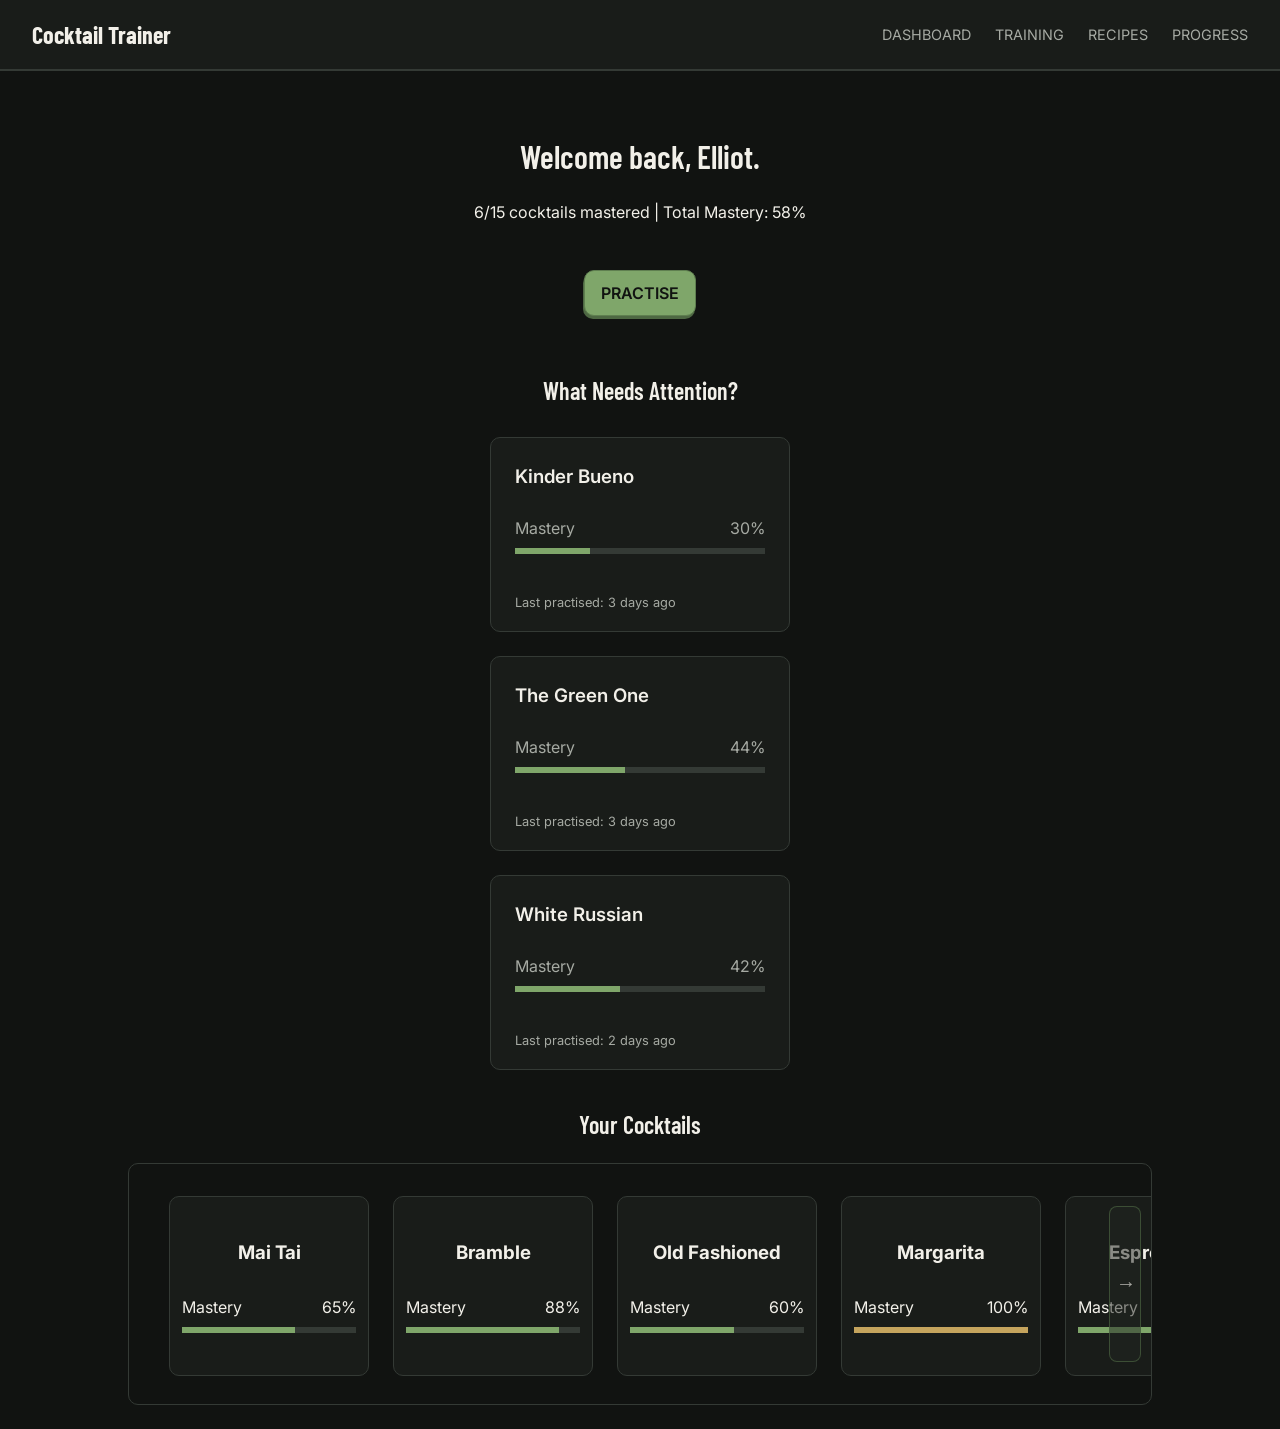
<file: index.html>
<!DOCTYPE html>
<html lang="en">
    <head>
        <meta charset="UTF-8">
        <meta name="viewport" content="width=device-width, initial-scale=1.0">
        <title>Cocktail Trainer</title>
        <link rel="preconnect" href="https://fonts.googleapis.com">
        <link rel="preconnect" href="https://fonts.gstatic.com" crossorigin>
        <link href="https://fonts.googleapis.com/css2?family=Barlow+Condensed:ital,wght@0,600;0,700;1,600;1,700&display=swap" rel="stylesheet">
        <link href="https://fonts.googleapis.com/css2?family=Inter:ital,opsz,wght@0,14..32,100..900;1,14..32,100..900&display=swap" rel="stylesheet">
        <link rel="stylesheet" href="/style.css">
    </head>
    <body>
        <header>
            <nav>
                <h1>Cocktail Trainer</h1>
                <div class="nav-links">
                    <a href="./index.html">Dashboard</a>
                    <a href="./training.html">Training</a>
                    <a href="./recipes.html">Recipes</a>
                    <a href="./progress.html">Progress</a>
                </div>
            </nav>
        </header>
        <main>
            <section class="welcome-section">
                <h2>Welcome back, Elliot.</h2>
                <p>6/15 cocktails mastered | Total Mastery: 58%</p>
                <a href="./training.html" class="training-button">Practise</a>
            </section>
            <section class="attention-section">
                <h2>What Needs Attention?</h2>
                <div class="attention-list"></div>
            </section>
            <section class="cocktail-section">
                <h2 class="cocktail-section-heading">Your Cocktails</h2>
                <div class="carousel-wrapper">
                    <button class="carousel-arrow carousel-arrow-left">←</button>
                    <div class="cocktail-carousel"></div>
                    <button class="carousel-arrow carousel-arrow-right">→</button>
                </div>
            </section>
        </main>
        <script src="cocktails.js"></script>
        <script src="script.js"></script>
    </body>
</html>
</file>
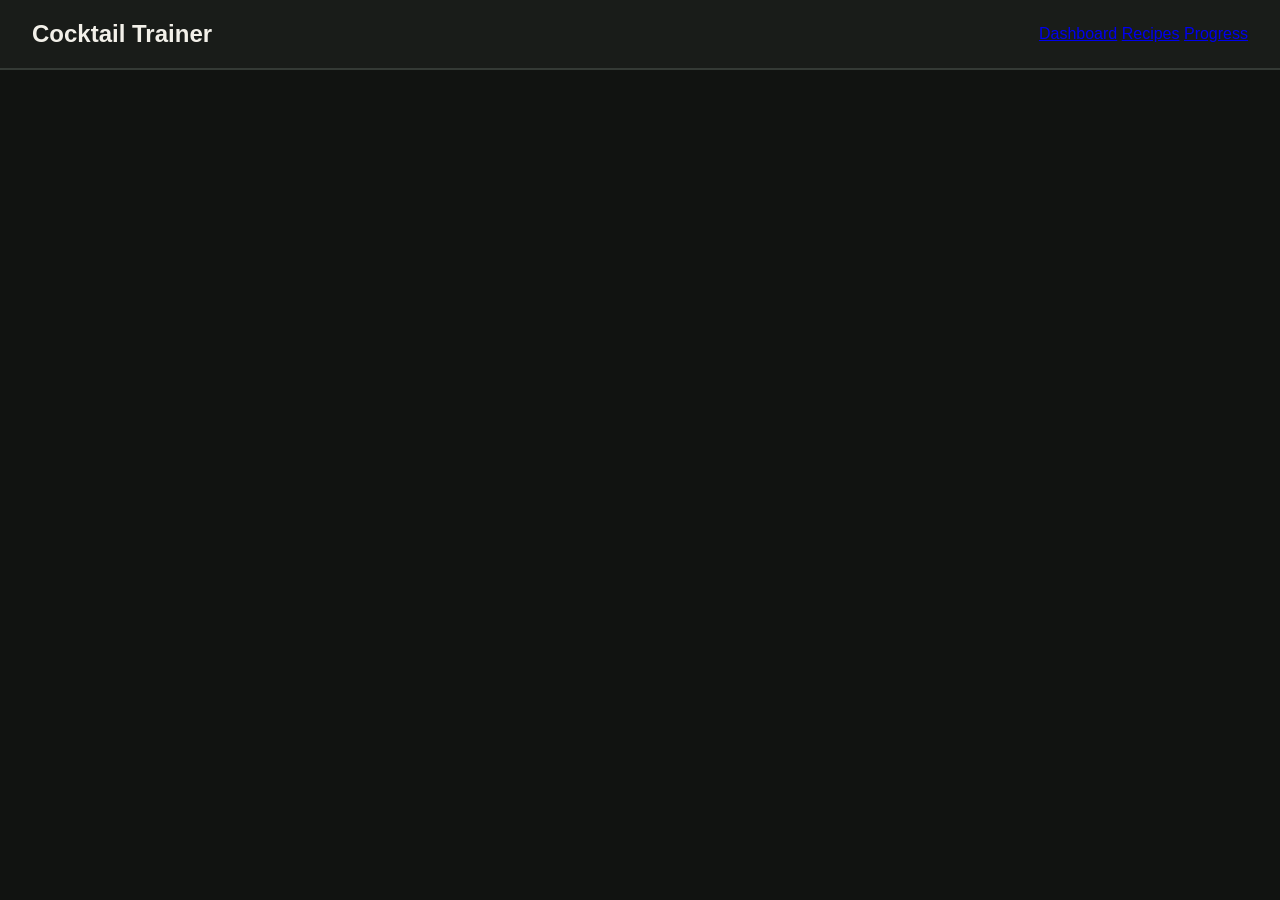
<file: progress.html>
<!DOCTYPE html>
<html lang="en">
    <head>
        <link rel="stylesheet" href="/style.css">
        <meta charset="UTF-8">
        <meta name="viewport" content="width=device-width, initial-scale=1.0">
        <title>Cocktail Trainer</title>
    </head>
    <body>
        <header>
            <nav>
                <h1>Cocktail Trainer</h1>
                <div>
                    <a href="index.html">Dashboard</a>
                    <a href="recipes.html">Recipes</a>
                    <a href="progress.html">Progress</a>
                </div>
            </nav>
        </header>
        <main>

        </main>
        <script src="script.js"></script>
    </body>
</html>
</file>
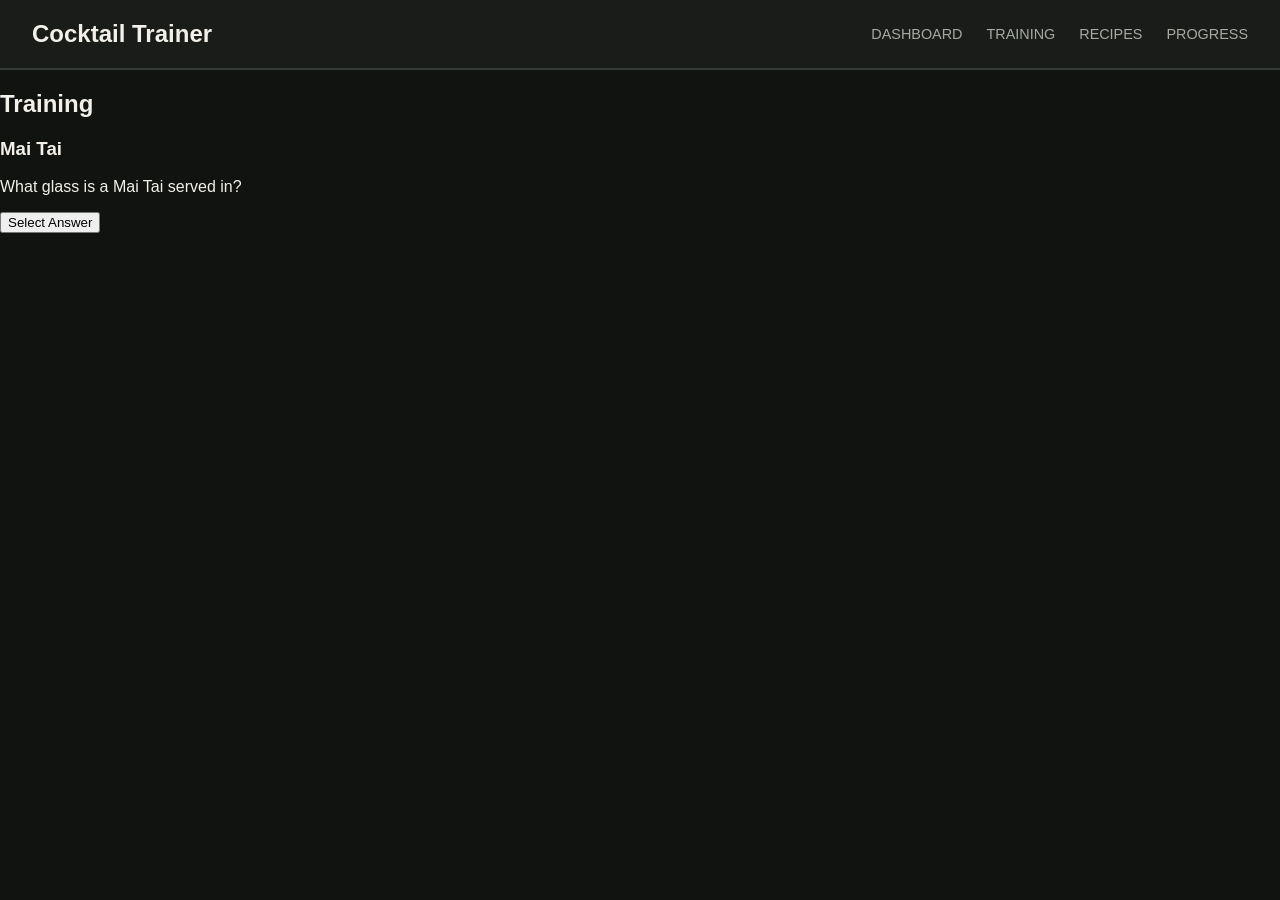
<file: training.html>
<!DOCTYPE html>
<html lang="en">
    <head>
        <link rel="stylesheet" href="/style.css">
        <meta charset="UTF-8">
        <meta name="viewport" content="width=device-width, initial-scale=1.0">
        <title>Cocktail Trainer</title>
    </head>
    <body>
        <header>
            <nav>
                <h1>Cocktail Trainer</h1>
                <div class="nav-links">
                    <a href="./index.html">Dashboard</a>
                    <a href="./training.html">Training</a>
                    <a href="./recipes.html">Recipes</a>
                    <a href="./progress.html">Progress</a>
                </div>
            </nav>
        </header>
        <main>
            <h2>Training</h2>
            <div class="training-area"></div>
        </main>
        <script src="cocktails.js"></script>
        <script src="training.js"></script>
    </body>
</html>
</file>
<file: style.css>
* {
    box-sizing: border-box;
}

body {
    margin: 0;
    background-color: #111311;
    color: #F2F0E9;
    font-family: "Inter", Arial, sans-serif;
}

/* navigation */

nav {
    display: flex;
    justify-content: space-between;
    align-items: center;
    padding: 0 2rem;
    background-color: #191C19;
    border-bottom: 2px solid #343A35;
}

nav > h1 {
    color: #F2F0E9;
    font-family: "Barlow Condensed", Arial, sans-serif;
    font-weight: 700;
}

.nav-links > a {
    text-decoration: none;
    color: #A6AAA3;
    text-transform: uppercase;
    font-size: 0.9rem;
}

.nav-links > a:hover {
    color: #7FA66A;
}

.nav-links {
    display: flex;
    gap: 1.5rem;
}

/* welcome */

.welcome-section {
    text-align: center;
    padding: 2.5rem 1.5px;
}

.welcome-section > h2 {
    font-family: "Barlow Condensed", Arial, sans-serif;
    font-weight: 600;
    font-size: 2rem;
}

.training-button {
    display: inline-block;
    text-decoration: none;
    text-transform: uppercase;
    color: #111311;
    padding: 0.75rem 1rem;
    background-color: #7FA66A;
    border: 1px solid #5F7F50;
    box-shadow: -1px 3px 0 #4E6843;
    border-radius: 10px;
    font-family: "Inter", Arial, sans-serif;
    font-weight: 600;
    margin-top: 2rem;
}

.training-button:hover {
    color: #F2F0E9;
    box-shadow: 0 1px 0 #4E6843;
}

/* attention */

.attention-section {
    text-align: center;
    padding: 0 1rem;
}

.attention-section > h2 {
    font-family: "Barlow Condensed", Arial, sans-serif;
    font-weight: 600;
    margin-bottom: 2rem;
}

.attention-list {
    display: flex;
    flex-direction: column;
    gap: 1.5rem;
    align-items: center;
}

.attention-card {
    display: flex;
    flex-direction: column;
    gap: 0.75rem;
    text-align: left;
    border-radius: 10px;
    width: 100%;
    max-width: 300px;
    background-color: #191C19;
    border: 1px solid #343A35;
    color: #A6AAA3;
    padding: 0.5rem 1.5rem;
}

.attention-card > h3 {
    font-family: "Inter", Arial, sans-serif;
    font-weight: 600;
    color: #F2F0E9;
}

.mastery-section {
    margin: 0 0 0.75rem;
}

.mastery-info {
    display: flex;
    justify-content: space-between;
}

.attention-card > p {
    font-family: "Inter", Arial, sans-serif;
    font-size: 0.8rem;
    color: #A6AAA3;
}

.progress-bar {
    height: 6px;
    width: 100%;
    border: none;
    background-color: #343A35;
    display: inline-block;
}

.progress-fill {
    height: 100%;
    background-color: #7FA66A;
}

/* cocktails */

.cocktail-section {
    text-align: center;
    margin-top: 2.5rem;
}

.cocktail-section > h2 {
    font-family: "Barlow Condensed", Arial, sans-serif;
    font-weight: 600;
}

.cocktail-carousel {
    display: flex;
    gap: 1.5rem;
    overflow-x: auto;
    padding: 2rem 2.5rem 1.75rem;
    width: 100%;
}

.cocktail-carousel::-webkit-scrollbar {
    height: 6px;
}

.cocktail-carousel::-webkit-scrollbar-track {
    background: #191C19;
}

.cocktail-carousel::-webkit-scrollbar-thumb {
    background: #343A35;
    border-radius: 10px;
}

.cocktail-carousel::-webkit-scrollbar-thumb:hover {
    background: #7FA66A;
}

.cocktail-card {
    display: flex;
    flex-direction: column;
    justify-content: space-evenly;
    padding: 0.75rem;
    background-color: #191C19;
    border: 1px solid #343A35;
    min-width: 200px;
    min-height: 180px;
    border-radius: 10px;
}

.cocktail-card-text {
    margin-bottom: 0.5rem;
}

.fill-100 {
    background-color: #C5A45D;
}

.carousel-wrapper {
    position: relative;
    width: 80%;
    margin: 1.5rem auto;
    border: 1px solid #343A35;
    border-radius: 10px;
}

.carousel-arrow {
    position: absolute;
    top: 50%;
    transform: translateY(-50%);
    width: 2rem;
    height: 65%;
    background: rgba(34, 38, 34, 0.5);
    border: 1px solid rgba(78, 104, 67, 0.65);
    color: rgba(242, 240, 233, 0.65);
    border-radius: 8px;
    font-size: 1.25rem;
    cursor: pointer;
    z-index: 2;
    transition: border 0.15s, color 0.15s;
}

.carousel-arrow:hover {
    border: 1px solid #4E6843;
    color: #F2F0E9;
}

.carousel-arrow-left {
    left: 10px;
}

.carousel-arrow-right {
    right: 10px;
}
</file>
